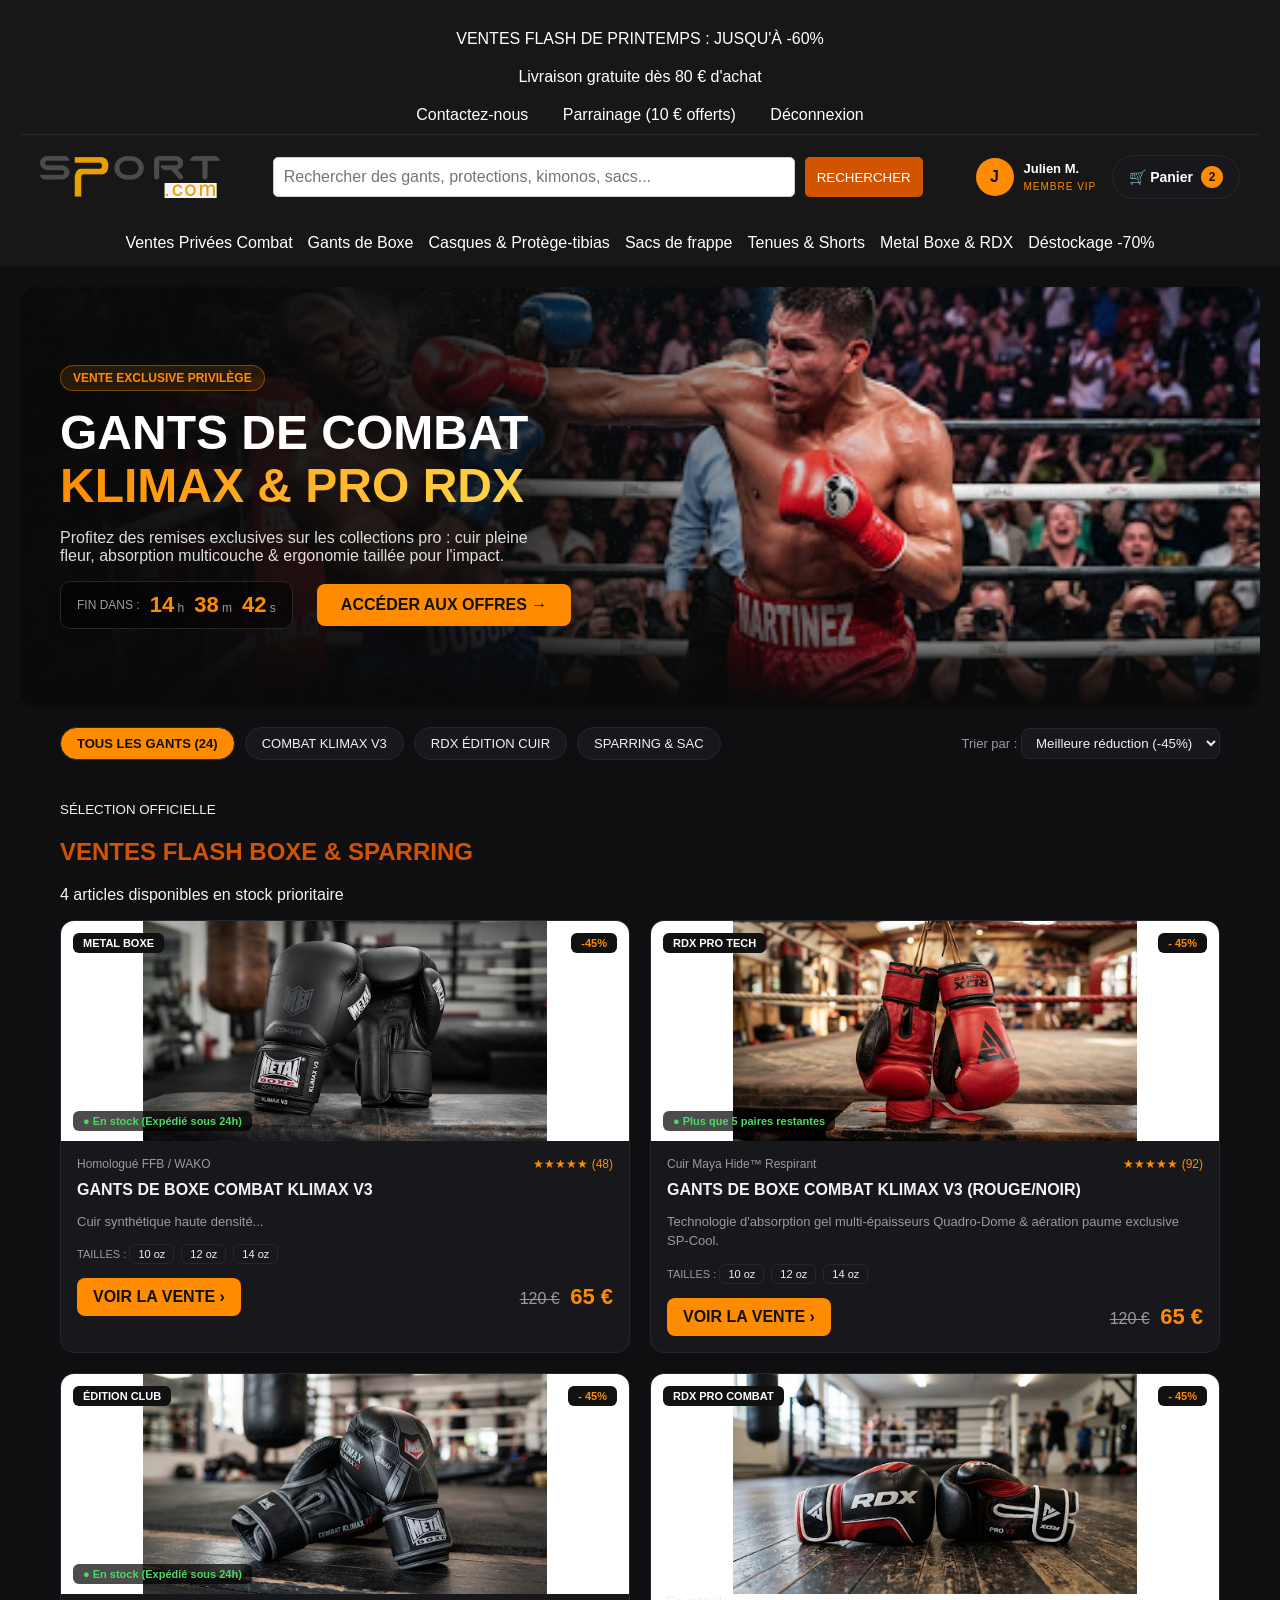
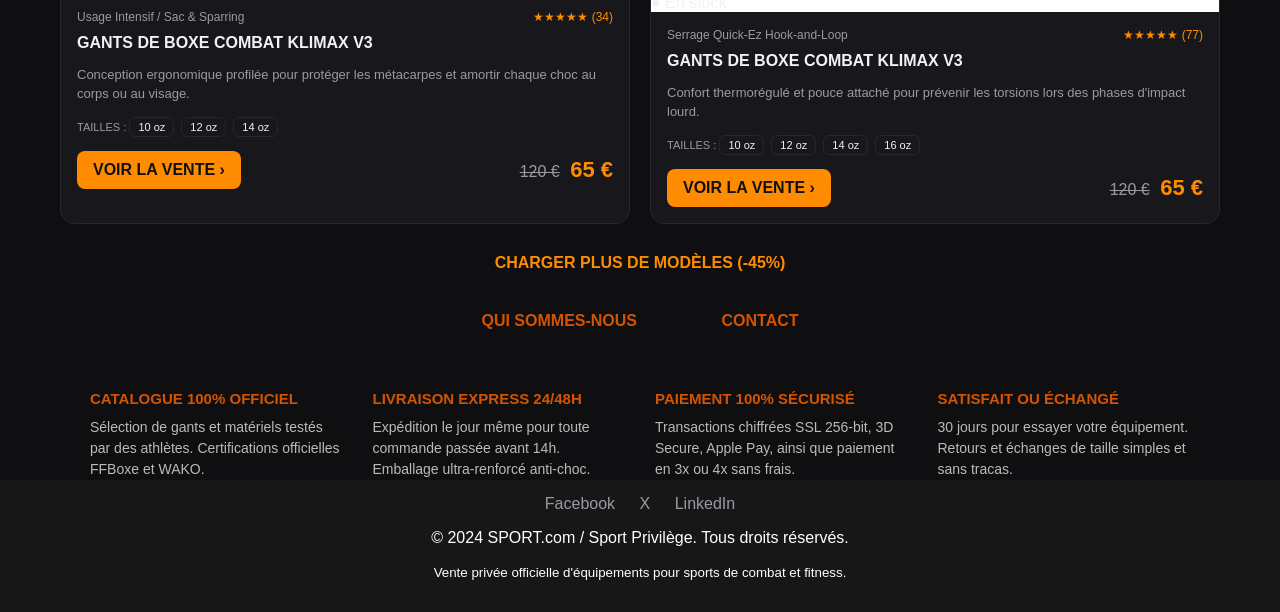
<file: index.html>
<!DOCTYPE html>
<html lang="fr">

<head>
  <meta charset="UTF-8">
  <meta name="viewport" content="width=device-width, initial-scale=1">
  <title>SPORT.com – Ventes privées Combat</title>
  <link rel="stylesheet" href="css/style.css">
</head>

<body class="catalogue">

  <header>
  <div class="bandeau-haut">
    <p>VENTES FLASH DE PRINTEMPS : JUSQU'À -60%</p>
    <p>Livraison gratuite dès 80 € d'achat</p>
    <nav>
      <a href="#">Contactez-nous</a>
      <a href="#">Parrainage (10 € offerts)</a>
      <a href="#">Déconnexion</a>
    </nav>
  </div>

  <div class="header-principal">
    <a class="logo-lien" href="index.html">
      <img src="img/logo.png" alt="Sport.com, retour à l'accueil">
    </a>

    <form class="search" action="#" method="get">
      <input type="text" name="q" placeholder="Rechercher des gants, protections, kimonos, sacs...">
      <button type="submit">RECHERCHER</button>
    </form>

    <div class="compte">
      <div class="profil">
        <span class="avatar">J</span>
        <div>
          <strong>Julien M.</strong>
          <em>MEMBRE VIP</em>
        </div>
      </div>

      <a class="panier" href="#">
        🛒 Panier <span class="nb-panier">2</span>
      </a>
    </div>
  </div>
</header>

  <nav>
    <ul>
      <li><a href="#">Ventes Privées Combat</a></li>
      <li><a href="#">Gants de Boxe</a></li>
      <li><a href="#">Casques &amp; Protège-tibias</a></li>
      <li><a href="#">Sacs de frappe</a></li>
      <li><a href="#">Tenues &amp; Shorts</a></li>
      <li><a href="#">Metal Boxe &amp; RDX</a></li>
      <li><a href="#">Déstockage -70%</a></li>
    </ul>
  </nav>

 <section class="hero">
  <span class="badge">VENTE EXCLUSIVE PRIVILÈGE</span>
  <h1>GANTS DE COMBAT <span class="accent">KLIMAX &amp; PRO RDX</span></h1>
  <p>Profitez des remises exclusives sur les collections pro : cuir pleine fleur, absorption multicouche &amp; ergonomie taillée pour l'impact.</p>

  <div class="hero-bas">
    <div class="compteur">
      <span>FIN DANS :</span>
      <span class="time"><b>14</b> h</span>
      <span class="time"><b>38</b> m</span>
      <span class="time"><b>42</b> s</span>
    </div>
    <a class="btn-offre" href="#ventes">ACCÉDER AUX OFFRES →</a>
  </div>
</section>

  <section class="barre-filtres">
  <ul class="filtres">
    <li><a class="actif" href="#">TOUS LES GANTS (24)</a></li>
    <li><a href="#">COMBAT KLIMAX V3</a></li>
    <li><a href="#">RDX ÉDITION CUIR</a></li>
    <li><a href="#">SPARRING &amp; SAC</a></li>
  </ul>
  <label>Trier par : 
    <select name="tri">
        <option>Meilleure réduction (-45%)</option>
        <option>Prix croissant</option>
        <option>Prix décroissant</option>
        <option>Mieux notés</option>
    </select>
</label>

 </section>

  <main>
    <div id="ventes">
      <div>
        <small>SÉLECTION OFFICIELLE</small>
        <h2>VENTES FLASH BOXE &amp; SPARRING</h2>
      </div>
      <p>4 articles disponibles en stock prioritaire</p>
    </div>

    <div class="grille-produits">

      <article class="carte">
  <div class="visuel">
    <span class="tag">METAL BOXE</span>
    <span class="reduc">-45%</span>
    <img src="img/p1.png" alt="Gants de boxe noirs Klimax V3">
    <span class="stock">● En stock (Expédié sous 24h)</span>
  </div>
  <div class="contenu">
    <div class="meta">
      <span>Homologué FFB / WAKO</span>
      <span class="etoiles">★★★★★ (48)</span>
    </div>
    <h3>GANTS DE BOXE COMBAT KLIMAX V3</h3>
    <p class="desc">Cuir synthétique haute densité...</p>
    <p class="tailles">TAILLES : <span>10 oz</span> <span>12 oz</span> <span>14 oz</span></p>
    <div class="achat">
      <a class="btn-offre" href="#">VOIR LA VENTE ›</a>
      <p class="prix-ligne"><del>120 €</del> <strong>65 €</strong></p>
    </div>
  </div>
</article>

      <article class="carte">
        <div class="visuel">
          <span class="tag">RDX PRO TECH</span>
          <span class="reduc" >- 45%</span>
          <img src="img/p2.png" alt="Gants de boxe rouge et noir">
          <span class="stock">● Plus que 5 paires restantes</span>
        </div>
        <div class="contenu">
          <div class="meta">
            <span>Cuir Maya Hide™ Respirant</span>
            <span class="etoiles">★★★★★ (92)</span>
          </div>
          <h3>GANTS DE BOXE COMBAT KLIMAX V3 (ROUGE/NOIR)</h3>
          <p class="desc">Technologie d'absorption gel multi-épaisseurs Quadro-Dome &amp; aération paume exclusive SP-Cool.</p>
          <p class="tailles">TAILLES : <span>10 oz</span> <span>12 oz</span> <span>14 oz</span></p>
          <div class="achat">
            <a class="btn-offre" href="#">VOIR LA VENTE ›</a>
            <p class="prix-ligne"><del>120 €</del> <strong>65 €</strong></p>
          </div>
        </div>
      </article>


      <article class="carte">
        <div class="visuel">
          <span class="tag">ÉDITION CLUB</span>
          <span class="reduc">- 45%</span>
          <img src="img/p3.png" alt="Gants de boxe édition club">
          <span class="stock">● En stock (Expédié sous 24h)</span>
        </div>
        <div class="contenu">
          <div class="meta">
            <span>Usage Intensif / Sac &amp; Sparring</span>
            <span class="etoiles">★★★★★ (34)</span>
          </div>
          <h3>GANTS DE BOXE COMBAT KLIMAX V3</h3>
          <p class="desc">Conception ergonomique profilée pour protéger les métacarpes et amortir chaque choc au corps ou au visage. </p>
          <p class="tailles">TAILLES : <span>10 oz</span> <span>12 oz</span> <span>14 oz</span></p>
          <div class="achat">
            <a class="btn-offre" href="#">VOIR LA VENTE ›</a>
            <p class="prix-ligne"><del>120 €</del> <strong>65 €</strong></p>
          </div>
        </div>
      </article>


      <article class="carte">
        <div class="visuel">
          <span class="tag">RDX PRO COMBAT</span>
          <span class="reduc">- 45%</span>
          <img src="img/p4.png" alt="Gants RDX en salle">
          <span>● En stock</span>
        </div>
        <div class="contenu">
          <div class="meta">
            <span>Serrage Quick-Ez Hook-and-Loop</span>
            <span class="etoiles">★★★★★ (77)</span>
          </div>
          <h3>GANTS DE BOXE COMBAT KLIMAX V3</h3>
          <p class="desc">Confort thermorégulé et pouce attaché pour prévenir les torsions lors des phases d'impact lourd.</p>
          <p class="tailles">TAILLES : <span>10 oz</span> <span>12 oz</span> <span>14 oz</span> <span>16 oz</span></p>
          <div class="achat">
            <a class="btn-offre" href="#">VOIR LA VENTE ›</a>
            <p class="prix-ligne"><del>120 €</del> <strong>65 €</strong></p>
          </div>
        </div>
      </article>

    </div>

    <div class="charger-plus">
      <a href="#">CHARGER PLUS DE MODÈLES (-45%)</a>
    </div>
  </main>


  <nav class="sommes-nous">
    <a href="qui-sommes-nous.html">QUI SOMMES-NOUS</a>
     <a href="#">CONTACT</a>
  </nav>

  <section class="reassurance">
    <div>
      <h4>CATALOGUE 100% OFFICIEL</h4>
      <p>Sélection de gants et matériels testés par des athlètes. Certifications officielles FFBoxe et WAKO.</p>
    </div>
    <div>
      <h4>LIVRAISON EXPRESS 24/48H</h4>
      <p>Expédition le jour même pour toute commande passée avant 14h. Emballage ultra-renforcé anti-choc.</p>
    </div>
    <div>
      <h4>PAIEMENT 100% SÉCURISÉ</h4>
      <p>Transactions chiffrées SSL 256-bit, 3D Secure, Apple Pay, ainsi que paiement en 3x ou 4x sans frais.</p>
    </div>
    <div>
      <h4>SATISFAIT OU ÉCHANGÉ</h4>
      <p>30 jours pour essayer votre équipement. Retours et échanges de taille simples et sans tracas.</p>
    </div>
  </section>

  <footer>
    <div>
      <a href="#">Facebook</a>
      <a href="#">X</a>
      <a href="#">LinkedIn</a>
    </div>
    <p>© 2024 SPORT.com / Sport Privilège. Tous droits réservés.</p>
    <p><small>Vente privée officielle d'équipements pour sports de combat et fitness.</small></p>
  </footer>

</body>

</html>
</file>
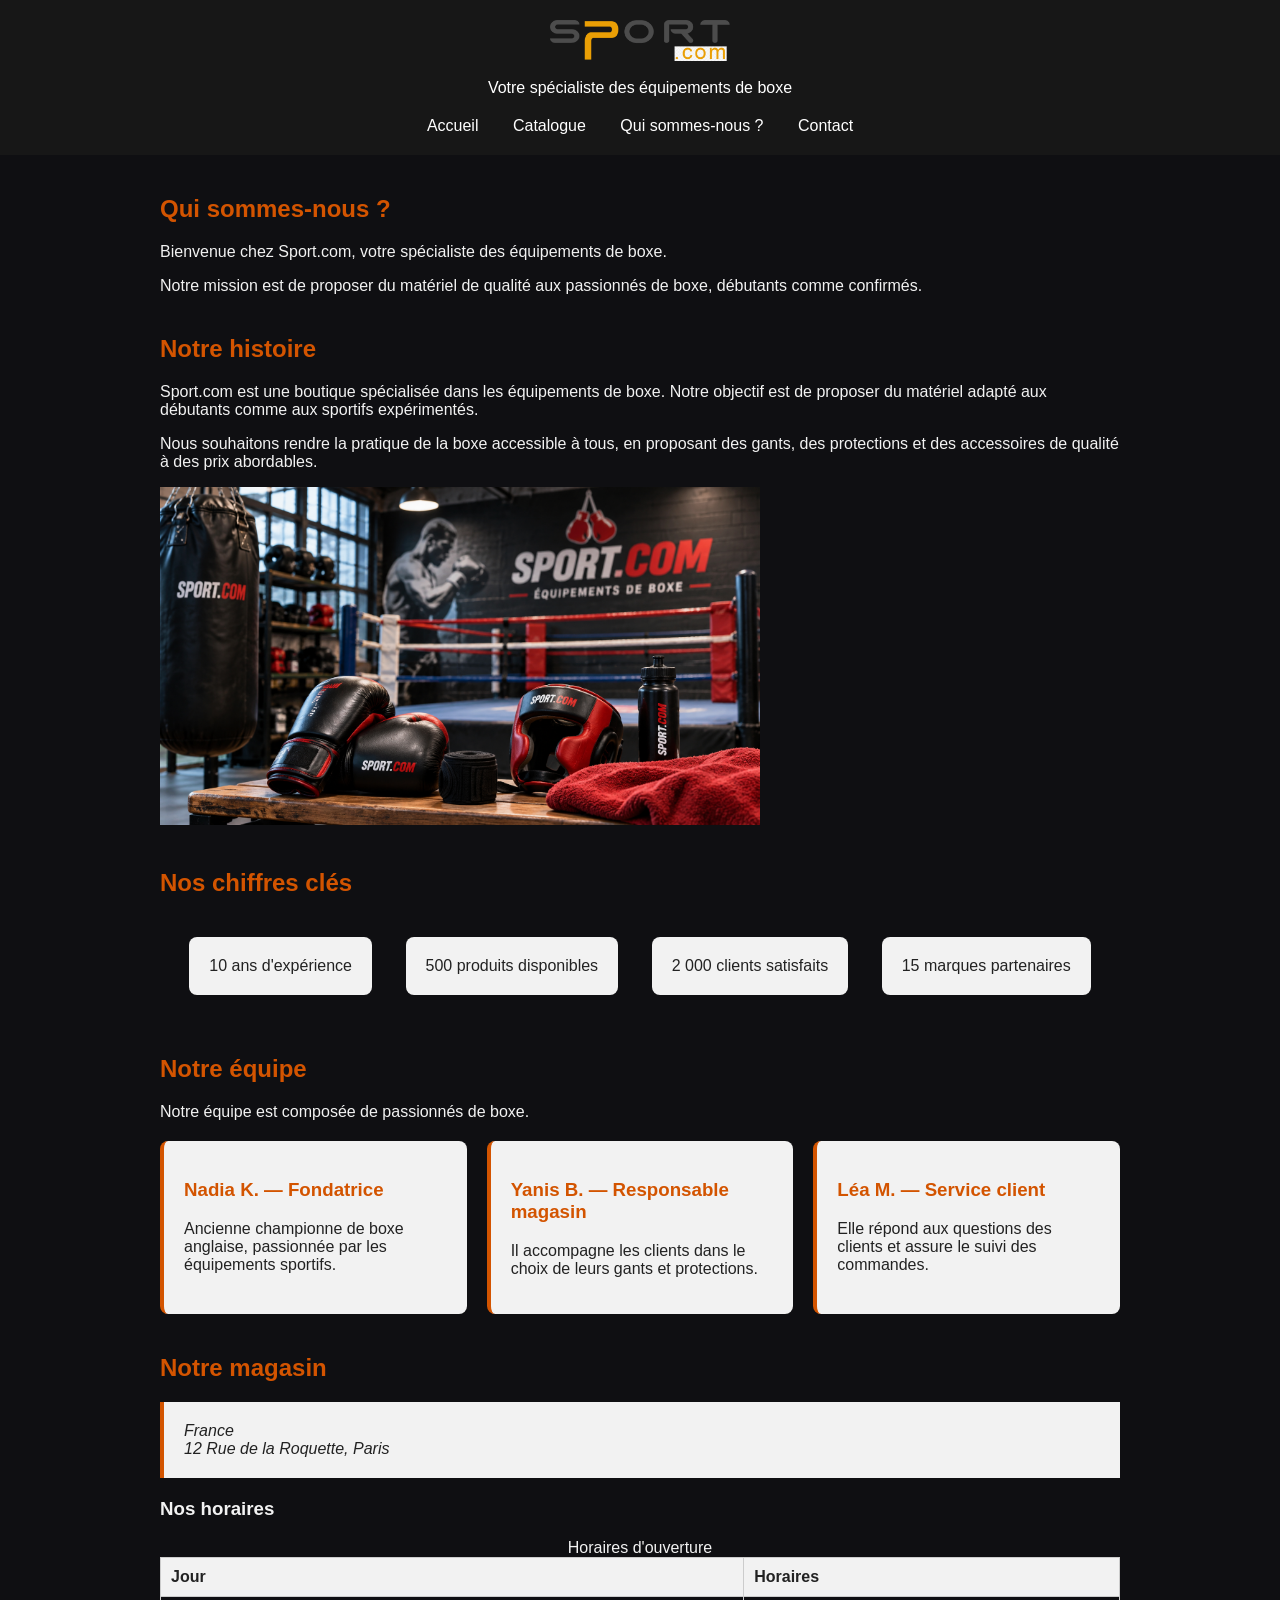
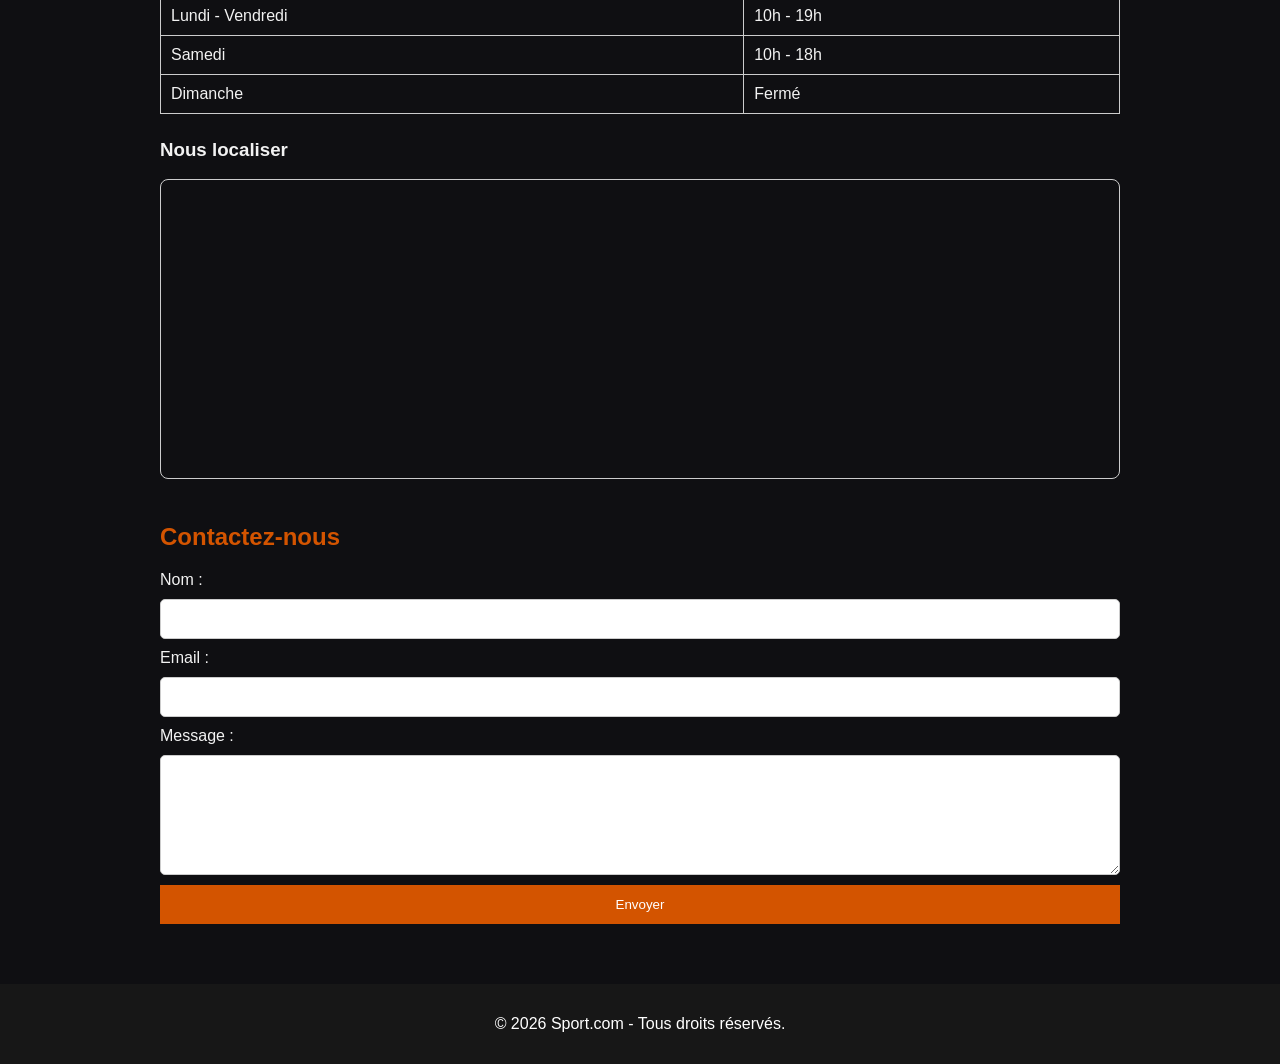
<file: qui-sommes-nous.html>
<!DOCTYPE html>
<html lang="fr">

<head>
    <meta charset="UTF-8">
    <meta name="viewport" content="width=device-width, initial-scale=1.0">
    <title>Qui sommes-nous ? - Sport.com</title>
    <link rel="stylesheet" href="css/style.css">
</head>

<body>

    <header>
        <h1>
            <img src="images/logo.png" alt="Sport.com" class="logo">
        </h1>
        <p>Votre spécialiste des équipements de boxe</p>

        <nav>
            <a href="index.html">Accueil</a>
            <a href="index.html">Catalogue</a>
            <a href="qui-sommes-nous.html">Qui sommes-nous ?</a>
            <a href="#contact">Contact</a>
        </nav>
    </header>

    <main>

        <section>
            <h2>Qui sommes-nous ?</h2>
            <p>Bienvenue chez Sport.com, votre spécialiste des équipements de boxe.</p>
            <p>Notre mission est de proposer du matériel de qualité aux passionnés de boxe, débutants comme confirmés.
            </p>
        </section>

        <section>
            <h2>Notre histoire</h2>
            <p>Sport.com est une boutique spécialisée dans les équipements de boxe. Notre objectif est de proposer du
                matériel adapté aux débutants comme aux sportifs expérimentés.</p>
            <p>Nous souhaitons rendre la pratique de la boxe accessible à tous, en proposant des gants, des protections
                et des accessoires de qualité à des prix abordables.</p>
            <img src="images/notre-histoire.png" alt="Salle de boxe et équipements Sport.com" width="600">
        </section>
        <section>
            <h2>Nos chiffres clés</h2>

            <ul class="chiffres">
                <li>10 ans d'expérience</li>
                <li>500 produits disponibles</li>
                <li>2 000 clients satisfaits</li>
                <li>15 marques partenaires</li>
            </ul>
        </section>

        <section>
            <h2>Notre équipe</h2>
            <p>Notre équipe est composée de passionnés de boxe.</p>

            <div class="equipe">
                <div class="membre">
                    <h3>Nadia K. — Fondatrice</h3>
                    <p>Ancienne championne de boxe anglaise, passionnée par les équipements sportifs.</p>
                </div>

                <div class="membre">
                    <h3>Yanis B. — Responsable magasin</h3>
                    <p>Il accompagne les clients dans le choix de leurs gants et protections.</p>
                </div>

                <div class="membre">
                    <h3>Léa M. — Service client</h3>
                    <p>Elle répond aux questions des clients et assure le suivi des commandes.</p>
                </div>
            </div>
        </section>

        <section>
            <h2>Notre magasin</h2>

            <address>
               France<br>12 Rue de la Roquette, Paris
            </address>

            <h3>Nos horaires</h3>

            <table>
                <caption>Horaires d'ouverture</caption>

                <thead>
                    <tr>
                        <th>Jour</th>
                        <th>Horaires</th>
                    </tr>
                </thead>

                <tbody>
                    <tr>
                        <td>Lundi - Vendredi</td>
                        <td>10h - 19h</td>
                    </tr>
                    <tr>
                        <td>Samedi</td>
                        <td>10h - 18h</td>
                    </tr>
                    <tr>
                        <td>Dimanche</td>
                        <td>Fermé</td>
                    </tr>
                </tbody>
            </table>

            <h3>Nous localiser</h3>

            <iframe title="Localisation de notre magasin"
                src="https://www.openstreetmap.org/export/embed.html?bbox=2.3300%2C48.8500%2C2.3600%2C48.8700&amp;layer=mapnik&amp;marker=48.8600%2C2.3450"
                width="100%" height="300">
            </iframe>
        </section>

        <section id="contact">
            <h2>Contactez-nous</h2>

            <form>
                <label for="nom">Nom :</label>
                <input type="text" id="nom" name="nom" required>

                <label for="email">Email :</label>
                <input type="email" id="email" name="email" required>

                <label for="message">Message :</label>
                <textarea id="message" name="message" minlength="10" required></textarea>

                <button type="submit">Envoyer</button>
            </form>
        </section>

    </main>

    <footer>
        <p>&copy; 2026 Sport.com - Tous droits réservés.</p>
    </footer>

</body>


</html>
</file>
<file: css/style.css>
:root {
    --fond: #0f0f12;
    --carte: #17171c;
    --bordure: #26262e;
    --orange: #ff8c00;
    --orange-fonce: #d35400;
    --texte: #f2f2f2;
    --gris: #9a9aa5;
}

* {
    box-sizing: border-box;
}
html {
    scroll-behavior: smooth;
}

body {
    margin: 0;
    font-family: "Poppins", Arial, sans-serif;
    background-color: var(--fond);
    color: var(--texte);
}

main {
    max-width: 1000px;
    margin: auto;
    padding: 20px;
}

section {
    margin-bottom: 40px;
}

section img {
    max-width: 100%;
    height: auto;
}

h2 {
    color: var(--orange-fonce);
}

header {
    background-color: #171717;
    color: white;
    padding: 20px;
    text-align: center;
}

.logo,
header img {
    width: 180px;
    height: auto;
}

header h1 {
    margin: 0;
}

header p {
    margin: 10px 0 20px;
}

nav a {
    color: white;
    margin: 15px;
    text-decoration: none;
}

nav a:hover {
    color: orange;
}

.sommes-nous {
    text-align: center;
    padding: 20px 0;
}

.sommes-nous a {
    color: var(--orange-fonce);
    margin: 0 40px;
    text-decoration: none;
}

.sommes-nous a:hover {
    color: var(--orange);
}

form {
    display: flex;
    flex-direction: column;
    gap: 10px;
}

input,
textarea {
    padding: 10px;
    border: 1px solid #ccc;
    border-radius: 5px;
    font-family: Arial, sans-serif;
    font-size: 16px;
    width: 100%;
}

textarea {
    min-height: 120px;
}

button {
    background-color: var(--orange-fonce);
    color: white;
    padding: 12px;
    border: none;
    cursor: pointer;
}

button:hover {
    background-color: #a84300;
}

.catalogue header {
    padding: 20px;
}

.catalogue header .search {
    max-width: 650px;
    margin: 20px auto;
    flex-direction: row;
}

.catalogue header .search input {
    flex: 1;
    min-width: 0;
}

.catalogue header .search button {
    width: auto;
    border-radius: 5px;
}

.catalogue nav ul {
    display: flex;
    justify-content: center;
    flex-wrap: wrap;
    gap: 15px;
    list-style: none;
    padding: 15px;
    margin: 0;
    background-color: #171717;
}

.catalogue nav li a {
    color: white;
    text-decoration: none;
    margin: 0;
}

.catalogue nav li a:hover {
    color: var(--orange);
}

.equipe {
    display: flex;
    gap: 20px;
    margin-top: 20px;
}

.membre {
    background-color: #f2f2f2;
    color: #222;
    padding: 20px;
    border-radius: 8px;
    flex: 1;
    border-left: 4px solid var(--orange-fonce);
}

.membre:hover {
    background-color: #ffe8d6;
}

.membre h3 {
    color: var(--orange-fonce);
}

address {
    background-color: #f2f2f2;
    color: #222;
    padding: 20px;
    border-left: 4px solid var(--orange-fonce);
    margin-bottom: 20px;
}

table {
    border-collapse: collapse;
    width: 100%;
    margin-bottom: 25px;
}

th,
td {
    border: 1px solid #ccc;
    padding: 10px;
    text-align: left;
}

th {
    background-color: #f2f2f2;
    color: #222;
}

iframe {
    border: 1px solid #ccc;
    border-radius: 8px;
    max-width: 100%;
}

.chiffres {
    display: flex;
    justify-content: space-around;
    flex-wrap: wrap;
    list-style: none;
    padding: 20px;
    gap: 15px;
}

.chiffres li {
    background-color: #f2f2f2;
    color: #222;
    padding: 20px;
    border-radius: 8px;
    text-align: center;
}

.hero {
    min-height: 420px;
    margin: 20px;
    padding: 60px 40px;
    display: flex;
    flex-direction: column;
    justify-content: center;
    gap: 16px;
    color: white;
    background-image:
        linear-gradient(90deg, #0a0a0a 0%, rgba(10, 10, 10, 0.85) 35%, rgba(10, 10, 10, 0) 70%),
        linear-gradient(0deg, #0a0a0a 0%, rgba(10, 10, 10, 0) 30%),
        url("../img/hero.png");
    background-size: cover;
    background-position: right center;
    background-repeat: no-repeat;
    border-radius: 16px;
    overflow: hidden;
}

.hero h1 {
    margin: 0;
    font-size: 48px;
    max-width: 520px;
    line-height: 1.1;
}

.hero p {
    margin: 0;
    max-width: 480px;
    color: #ddd;
}

.hero .accent {
    background: linear-gradient(90deg, #ff8c00, #ffd54a);
    -webkit-background-clip: text;
    background-clip: text;
    color: transparent;
}

.badge {
    align-self: flex-start;
    padding: 5px 12px;
    font-size: 12px;
    font-weight: 600;
    color: var(--orange);
    background: rgba(255, 140, 0, 0.12);
    border: 1px solid rgba(255, 140, 0, 0.4);
    border-radius: 999px;
}

.hero-bas {
    display: flex;
    align-items: center;
    gap: 24px;
    flex-wrap: wrap;
}

.compteur {
    display: flex;
    align-items: center;
    gap: 10px;
    padding: 10px 16px;
    background: rgba(0, 0, 0, 0.5);
    border: 1px solid var(--bordure);
    border-radius: 10px;
    font-size: 12px;
    color: var(--gris);
}

.compteur .time b {
    color: var(--orange);
    font-size: 22px;
}

.catalogue .btn-offre {
    display: inline-block;
    padding: 12px 24px;
    background: var(--orange);
    color: #111;
    font-weight: 700;
    text-decoration: none;
    border-radius: 8px;
}

.catalogue .btn-offre:hover {
    background: #ffa733;
}

.barre-filtres {
    display: flex;
    justify-content: space-between;
    align-items: center;
    flex-wrap: wrap;
    gap: 15px;
    max-width: 1200px;
    margin: 20px auto;
    padding: 0 20px;
}

.filtres {
    display: flex;
    gap: 10px;
    list-style: none;
    padding: 0;
    margin: 0;
    flex-wrap: wrap;
}

.catalogue .filtres a {
    display: inline-block;
    padding: 8px 16px;
    font-size: 13px;
    font-weight: 400;
    color: var(--texte);
    background: var(--carte);
    border: 1px solid var(--bordure);
    border-radius: 999px;
    text-decoration: none;
}

.catalogue .filtres a.actif {
    background: var(--orange);
    color: #111;
    font-weight: 700;
}

.barre-filtres label {
    font-size: 13px;
    color: var(--gris);
}

.barre-filtres select {
    background: var(--carte);
    color: var(--texte);
    border: 1px solid var(--bordure);
    border-radius: 8px;
    padding: 6px 10px;
}

.catalogue main {
    max-width: 1200px;
}

.catalogue .grille-produits {
    display: grid;
    grid-template-columns: repeat(2, 1fr);
    gap: 20px;
}

.catalogue .carte {
    position: relative;
    padding: 0;
    margin: 0;
    background: var(--carte);
    border: 1px solid var(--bordure);
    border-radius: 14px;
    overflow: hidden;
    transition: transform 0.2s, border-color 0.2s;
}

.catalogue .carte:hover {
    transform: translateY(-4px);
    border-color: var(--orange);
}

.carte .visuel {
    position: relative;
    background: white;
}

.catalogue .carte .visuel img {
    display: block;
    width: 100%;
    max-width: 100%;
    height: 220px;
    object-fit: contain;
    margin: 0;
}

.carte .tag,
.carte .reduc,
.carte .stock {
    position: absolute;
    font-size: 11px;
    font-weight: 700;
    padding: 4px 10px;
    border-radius: 6px;
}

.carte .tag {
    top: 12px;
    left: 12px;
    background: #111;
    color: white;
}

.carte .reduc {
    top: 12px;
    right: 12px;
    background: #111;
    color: var(--orange);
}

.carte .stock {
    bottom: 10px;
    left: 12px;
    background: rgba(0, 0, 0, 0.7);
    color: #4cd964;
}

.carte .contenu {
    padding: 16px;
}

.carte .meta {
    display: flex;
    justify-content: space-between;
    font-size: 12px;
    color: var(--gris);
}

.carte .etoiles {
    color: var(--orange);
}

.catalogue .carte h3 {
    margin: 10px 0 6px;
    font-size: 16px;
    color: var(--texte);
}

.carte .desc {
    font-size: 13px;
    color: var(--gris);
    line-height: 1.5;
}

.carte .tailles {
    font-size: 11px;
    color: var(--gris);
}

.carte .tailles span {
    display: inline-block;
    padding: 3px 8px;
    margin-right: 4px;
    border: 1px solid var(--bordure);
    border-radius: 6px;
    color: var(--texte);
}

.carte .achat {
    display: flex;
    justify-content: space-between;
    align-items: center;
    margin-top: 14px;
}

.catalogue .carte .achat a {
    padding: 10px 16px;
}

.carte .prix-ligne {
    margin: 0;
}

.carte del {
    color: var(--gris);
    margin-right: 6px;
}

.catalogue .carte strong {
    color: var(--orange);
    font-size: 22px;
}

.charger-plus {
    text-align: center;
    margin-top: 30px;
}

.charger-plus a {
    color: var(--orange);
    font-weight: 700;
    text-decoration: none;
}

.reassurance {
    max-width: 1100px;
    margin: 40px auto 0;
    display: grid;
    grid-template-columns: repeat(4, 1fr);
    gap: 30px;
}

.reassurance h4 {
    margin: 0 0 10px;
    font-size: 15px;
    text-transform: uppercase;
    color: var(--orange-fonce);
}

.reassurance p {
    margin: 0;
    font-size: 14px;
    line-height: 1.5;
    color: #bbb;
}

footer {
    background-color: #171717;
    color: white;
    text-align: center;
    padding: 15px;
}

footer a {
    color: var(--gris);
    margin: 0 10px;
    text-decoration: none;
}

footer a:hover {
    color: var(--orange);
}

.bandeau-haut {
    padding-bottom: 10px;
    margin-bottom: 20px;
    border-bottom: 1px solid var(--bordure);
}

.header-principal {
    display: flex;
    align-items: center;
    justify-content: space-between;
    gap: 20px;
    max-width: 1200px;
    margin: 0 auto;
}

.logo-lien {
    display: block;
    flex-shrink: 0;
}

.logo-lien img {
    display: block;
    transition: transform 0.2s;
}

.logo-lien:hover img {
    transform: scale(1.05);
}

.catalogue header .search {
    flex: 1;
    margin: 0;
}

.compte {
    display: flex;
    align-items: center;
    gap: 16px;
    flex-shrink: 0;
}

.profil {
    display: flex;
    align-items: center;
    gap: 10px;
    text-align: left;
}

.avatar {
    width: 38px;
    height: 38px;
    display: grid;
    place-items: center;
    background: var(--orange);
    color: #111;
    font-weight: 700;
    border-radius: 50%;
}

.profil strong {
    display: block;
    font-size: 13px;
}

.profil em {
    font-size: 10px;
    font-style: normal;
    letter-spacing: 1px;
    color: var(--orange);
}


.panier {
    display: inline-flex;
    align-items: center;
    gap: 8px;
    padding: 10px 16px;
    color: white;
    font-size: 14px;
    font-weight: 600;
    text-decoration: none;
    background: var(--carte);
    border: 1px solid var(--bordure);
    border-radius: 999px;
    transition: border-color 0.2s, background 0.2s;
}

.panier:hover {
    border-color: var(--orange);
    background: #1f1f26;
}

.nb-panier {
    min-width: 22px;
    height: 22px;
    padding: 0 6px;
    display: grid;
    place-items: center;
    background: var(--orange);
    color: #111;
    font-size: 12px;
    font-weight: 700;
    border-radius: 999px;
}


@media (max-width: 992px) {
    .hero {
        padding: 40px 25px;
        min-height: 360px;
    }

    .hero h1 {
        font-size: 38px;
    }

    .reassurance {
        grid-template-columns: repeat(2, 1fr);
        padding: 0 20px;
    }
}


@media (max-width: 700px) {
    .barre-filtres {
        flex-direction: column;
        align-items: flex-start;
    }

    .catalogue .grille-produits {
        grid-template-columns: 1fr;
    }

    .hero {
        border-radius: 10px;
        background-position: 70% center;
    }

    .hero h1 {
        font-size: 32px;
    }

    .catalogue nav ul {
        gap: 8px;
        padding: 10px;
    }

    .sommes-nous a {
        margin: 0 15px;
    }
        .header-principal {
        flex-direction: column;
    }

    .catalogue header .search {
        width: 100%;
    }
}


@media (max-width: 575px) {
    nav a {
        display: block;
        margin: 10px;
    }

    main {
        padding: 15px;
    }

    .equipe {
        flex-direction: column;
    }

    .logo,
    header img {
        width: 140px;
    }

    .catalogue header .search {
        flex-direction: column;
    }

    .catalogue header .search button {
        width: 100%;
    }
 HEAD

    .hero {
        margin: 10px;
        padding: 30px 15px;
        min-height: 320px;
    }

    .hero h1 {
        font-size: 26px;
    }

    .hero-bas {
        flex-direction: column;
        align-items: flex-start;
        gap: 15px;
    }

    .catalogue .btn-offre {
        width: 100%;
        text-align: center;
    }

    .compteur {
        width: 100%;
        justify-content: center;
    }

    .filtres {
        overflow-x: auto;
        flex-wrap: nowrap;
        width: 100%;
        padding-bottom: 5px;
    }

    .catalogue .filtres a {
        white-space: nowrap;
    }

    .carte .achat {
        flex-direction: column;
        align-items: stretch;
        gap: 12px;
        text-align: center;
    }

    .reassurance {
        grid-template-columns: 1fr;
        text-align: center;
    }
        .compte {
        width: 100%;
        justify-content: space-between;
    }

}

.catalogue main + nav {
    text-align: center;
    padding: 20px;
}

.catalogue main + nav a {
    color: #d35400;
    font-weight: bold;
    text-decoration: none;
}

.catalogue main + nav a:hover {
    color: #a84300;
    text-decoration: underline;

}
</file>
